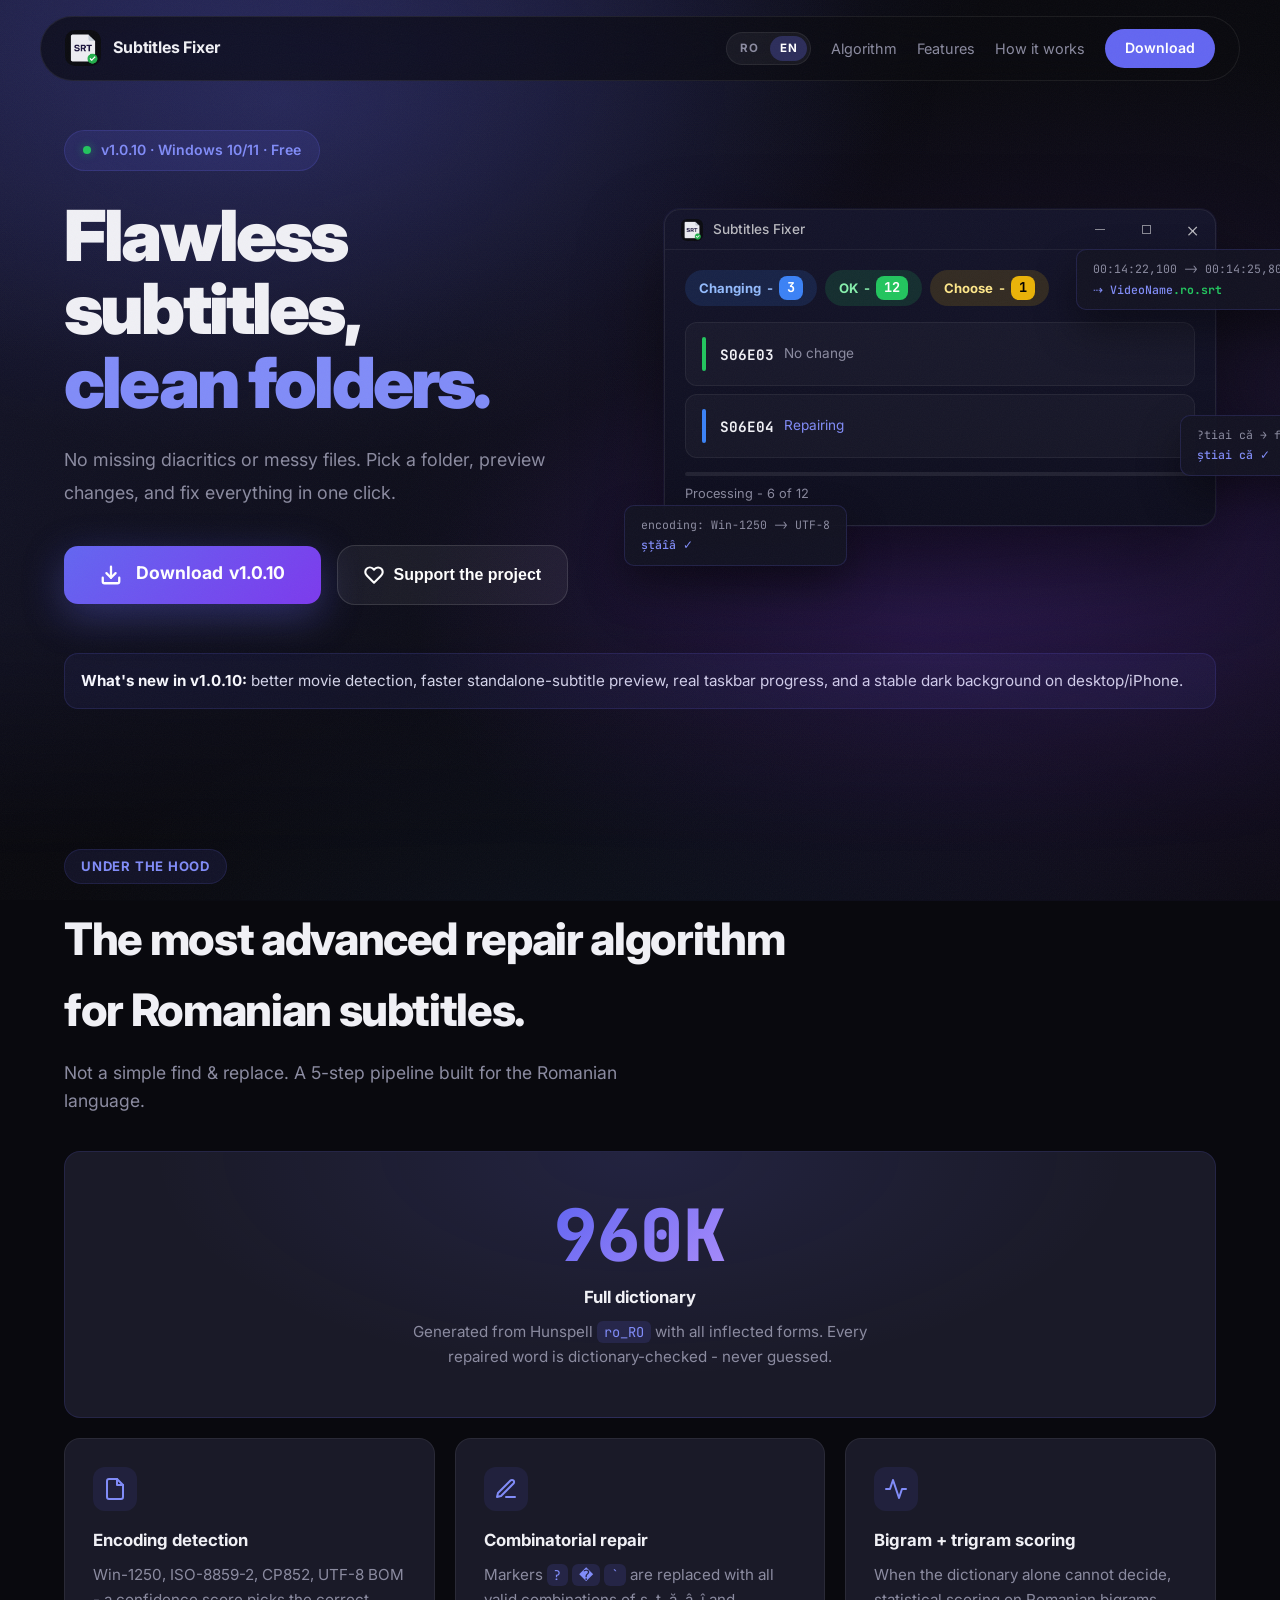
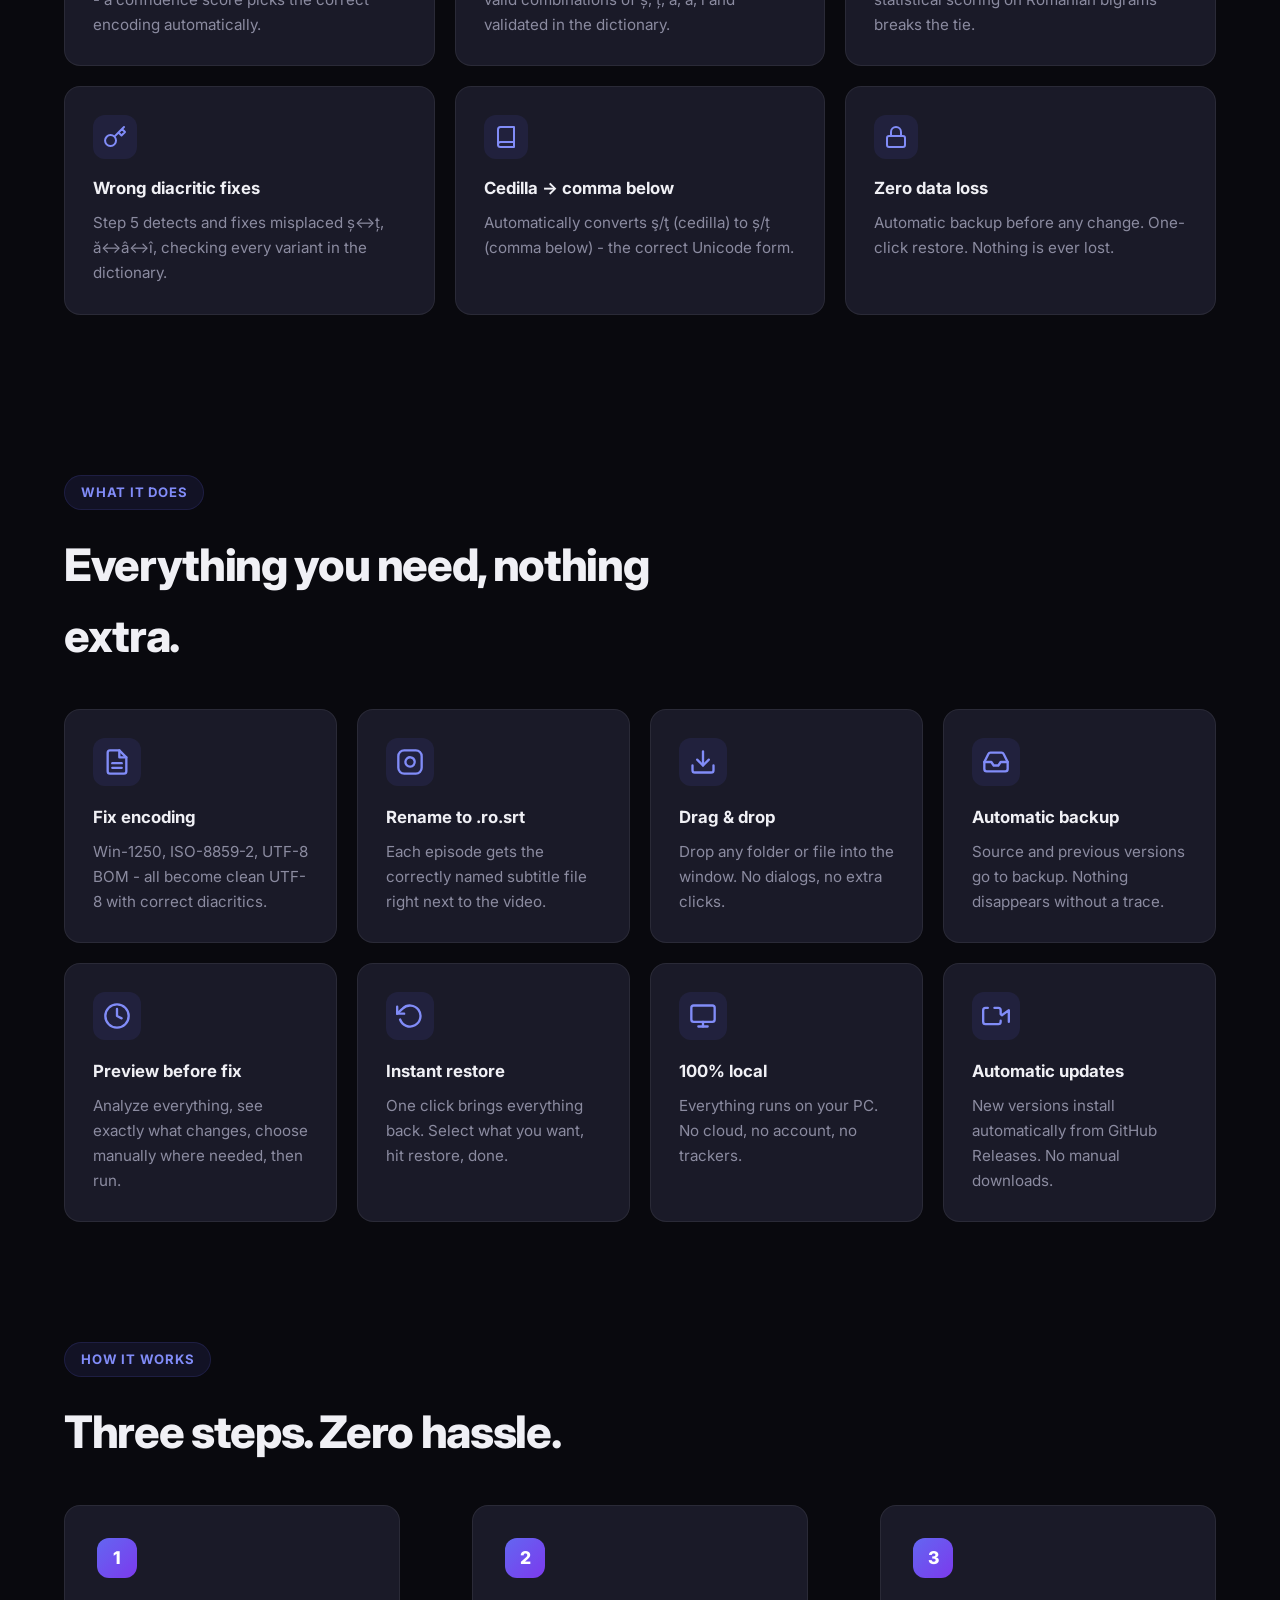
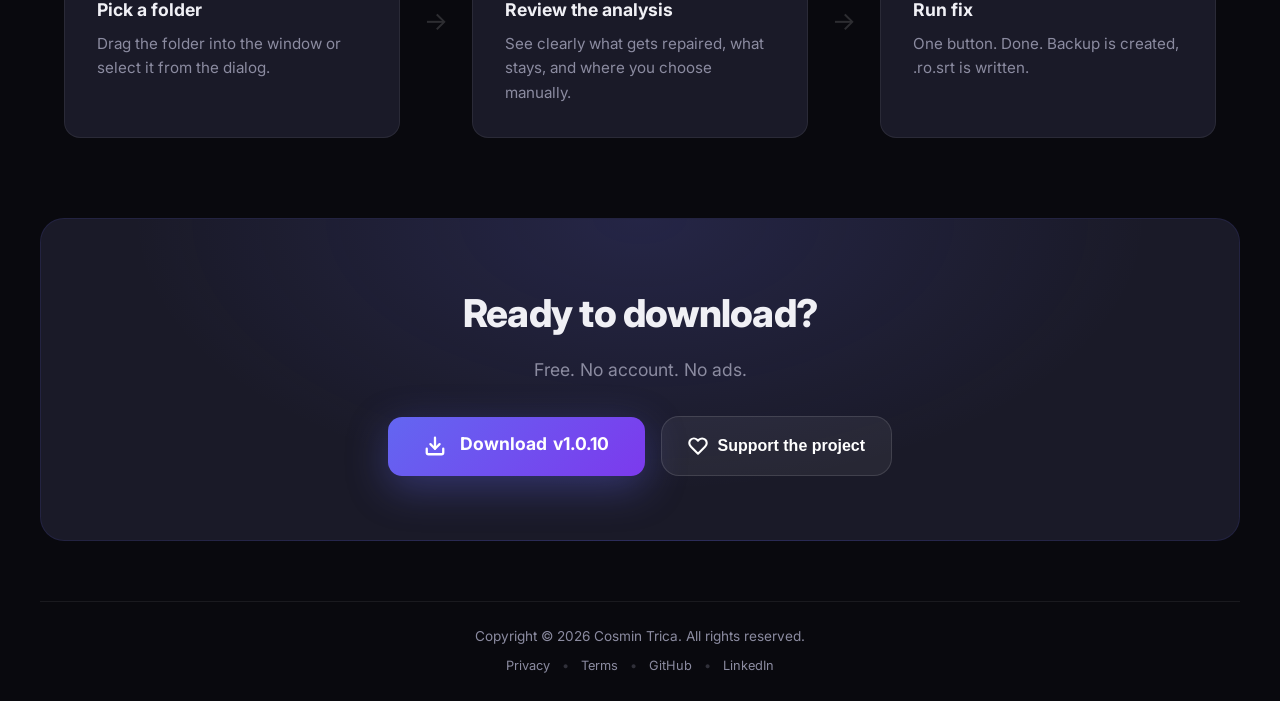
<file: index.html>
﻿<!DOCTYPE html>
<html lang="ro">
<head>
  <meta charset="UTF-8">
  <meta name="viewport" content="width=device-width, initial-scale=1.0">
  <title>Subtitles Fixer - Repară și organizează subtitrările tale</title>
  <meta name="description" content="Subtitles Fixer repară și organizează rapid subtitrările .srt pentru seriale și filme. Backup automat, corecție encoding (diacritice) și restore instant. Gratis pe Windows.">
  <meta name="keywords" content="subtitrări, srt, fix, repair, diacritice, România, seriale, filme, rename, windows, open source">
  <meta name="color-scheme" content="dark">
  <meta property="og:title" content="Subtitles Fixer - Repară și Organizează Subtitrări">
  <meta property="og:description" content="Utilitar Windows gratuit pentru repararea encoding-ului și organizarea automată a subtitrărilor .ro.srt.">
  <meta property="og:image" content="./og-image.png">
  <meta property="og:type" content="website">
  <meta name="theme-color" content="#0a0a0f">
  <link rel="preconnect" href="https://fonts.googleapis.com">
  <link rel="preconnect" href="https://fonts.gstatic.com" crossorigin>
  <link href="https://fonts.googleapis.com/css2?family=Inter:wght@400;500;600;700;800;900&family=JetBrains+Mono:wght@500;700&display=swap" rel="stylesheet">
  <link rel="icon" type="image/png" href="./favicon.png">
  <link rel="stylesheet" href="./styles.css">
  <script>
    (function () {
      var key = "sf-lang", saved = localStorage.getItem(key), lang = saved;
      if (lang !== "ro" && lang !== "en") {
        var langs = navigator.languages && navigator.languages.length ? navigator.languages : [navigator.language || ""];
        if (langs.some(function (l) { return /^ro(-|$)/i.test(l); })) lang = "ro";
        else {
          try { if (Intl.DateTimeFormat().resolvedOptions().timeZone === "Europe/Bucharest") lang = "ro"; } catch (e) {}
        }
        if (!lang) lang = "en";
      }
      document.documentElement.lang = lang;
      document.documentElement.dataset.lang = lang;
    })();
  </script>
</head>
<body>

  <div class="grain" aria-hidden="true"></div>

  <nav class="nav">
    <a href="#top" class="nav-brand">
      <img class="nav-icon" src="./favicon.png" alt="Subtitles Fixer" width="36" height="36">
      <span class="nav-title">Subtitles Fixer</span>
    </a>
    <div class="nav-links">
      <div class="lang-switch" role="group" aria-label="Limba site-ului">
        <button type="button" class="lang-btn" data-lang="ro" aria-pressed="true">RO</button>
        <button type="button" class="lang-btn" data-lang="en" aria-pressed="false">EN</button>
      </div>
      <a href="#algorithm" data-i18n="nav.algorithm">Algoritm</a>
      <a href="#features" data-i18n="nav.features">Features</a>
      <a href="#how" data-i18n="nav.how">Cum funcționează</a>
      <a id="nav-download" href="#" class="nav-cta" data-i18n="nav.download">Download</a>
    </div>
  </nav>

  <section class="hero" id="top">
    <div class="hero-bg" aria-hidden="true">
      <div class="hero-glow hero-glow-1"></div>
      <div class="hero-glow hero-glow-2"></div>
    </div>

    <div class="hero-content">
      <p class="hero-badge">
        <span class="badge-dot"></span>
        <span data-i18n="hero.badge">v1.0.10 &middot; Windows 10/11 &middot; Gratis</span>
      </p>

      <h1 data-i18n-html="hero.titleHtml">
        Subtitrări impecabile,<br>
        <span class="accent">foldere curate.</span>
      </h1>

      <p class="hero-sub" data-i18n="hero.sub">
        Fără diacritice lipsă sau fișiere dezorganizate. Selectează folderul, previzualizează modificările și repară totul dintr-un singur click.
      </p>

      <div class="hero-actions">
        <a id="download-button" href="#" class="btn btn-primary btn-xl btn-download">
          <svg width="22" height="22" viewBox="0 0 24 24" fill="none" stroke="currentColor" stroke-width="2.5" stroke-linecap="round" stroke-linejoin="round"><path d="M21 15v4a2 2 0 01-2 2H5a2 2 0 01-2-2v-4"/><polyline points="7 10 12 15 17 10"/><line x1="12" y1="15" x2="12" y2="3"/></svg>
          <span class="btn-download-copy">
            <span class="btn-download-label"><span data-i18n="hero.download">Download</span> <strong id="hero-version-text">v1.0.10</strong></span>
            <span id="download-count-top" class="download-count" hidden aria-live="polite"></span>
          </span>
        </a>
        
          <div class="donate-container">
            <button id="donate-button" class="btn btn-ghost btn-support" type="button" aria-haspopup="true" aria-expanded="false">
              <svg width="20" height="20" viewBox="0 0 24 24" fill="none" stroke="currentColor" stroke-width="2.5" stroke-linecap="round" stroke-linejoin="round"><path d="M20.84 4.61a5.5 5.5 0 00-7.78 0L12 5.67l-1.06-1.06a5.5 5.5 0 00-7.78 7.78l1.06 1.06L12 21.23l7.78-7.78 1.06-1.06a5.5 5.5 0 000-7.78z"/></svg>
              <span data-i18n="hero.support">Susține proiectul</span>
            </button>
          
          <div class="donate-menu" id="donate-menu">
            <a href="https://revolut.me/mtvtrk" target="_blank" rel="noopener noreferrer" class="donate-item">
              <div class="icon">
                <svg viewBox="0 0 24 24" fill="#fff" xmlns="http://www.w3.org/2000/svg" width="18" height="18"><path d="M20.9133 6.9566C20.9133 3.1208 17.7898 0 13.9503 0H2.424v3.8605h10.9782c1.7376 0 3.177 1.3651 3.2087 3.043.016.84-.2994 1.633-.8878 2.2324-.5886.5998-1.375.9303-2.2144.9303H9.2322a.2756.2756 0 0 0-.2755.2752v3.431c0 .0585.018.1142.052.1612L16.2646 24h5.3114l-7.2727-10.094c3.6625-.1838 6.61-3.2612 6.61-6.9494zM6.8943 5.9229H2.424V24h4.4704z"/></svg>
              </div>
              <div>
                <span class="donate-item-title">Revolut</span>
                <span class="donate-item-desc" data-i18n="hero.revolutDesc">Susținere rapidă cu Revolut Pay</span>
              </div>
            </a>
            <a href="https://donate.stripe.com/eVq8wI9m9aOTcP88fv3VC01" target="_blank" rel="noopener noreferrer" class="donate-item">
              <div class="icon">
                <svg viewBox="0 0 24 24" fill="#fff" xmlns="http://www.w3.org/2000/svg" width="22" height="22"><path d="M13.976 9.15c-2.172-.806-3.356-1.426-3.356-2.409 0-.831.683-1.305 1.901-1.305 2.227 0 4.515.858 6.09 1.631l.89-5.494C18.252.975 15.697 0 12.165 0 9.667 0 7.589.654 6.104 1.872 4.56 3.147 3.757 4.992 3.757 7.218c0 4.039 2.467 5.76 6.476 7.219 2.585.92 3.445 1.574 3.445 2.583 0 .98-.84 1.545-2.354 1.545-1.875 0-4.965-.921-6.99-2.109l-.9 5.555C5.175 22.99 8.385 24 11.714 24c2.641 0 4.843-.624 6.328-1.813 1.664-1.305 2.525-3.236 2.525-5.732 0-4.128-2.524-5.851-6.594-7.305h.003z"/></svg>
              </div>
              <div>
                <span class="donate-item-title">Stripe</span>
                <span class="donate-item-desc" data-i18n="hero.stripeDesc">Card bancar sau Google/Apple Pay</span>
              </div>
            </a>
          </div>
        </div>
      </div>

    </div>

    <div class="hero-mockup" aria-hidden="true">
      <div class="mockup-window">
        <div class="mockup-titlebar">
          <div class="mockup-titlebar-left">
            <img class="mockup-icon" src="./favicon.png" alt="" width="22" height="22">
            <span>Subtitles Fixer</span>
          </div>
          <div class="mockup-controls">
            <span class="ctrl ctrl-min"></span>
            <span class="ctrl ctrl-max"></span>
            <span class="ctrl ctrl-close"></span>
          </div>
        </div>

        <div class="mockup-body">
          <div class="mockup-chips">
            <span class="m-chip m-blue"><span data-i18n="mockup.chipChanging">Se schimbă</span> - <b>3</b></span>
            <span class="m-chip m-green"><span data-i18n="mockup.chipOk">OK</span> - <b>12</b></span>
            <span class="m-chip m-amber"><span data-i18n="mockup.chipChoose">Alege</span> - <b>1</b></span>
          </div>

          <div class="mockup-card">
            <div class="mc-bar mc-green"></div>
            <div class="mc-text">
              <span class="mc-ep">S06E03</span>
              <span class="mc-status" data-i18n="mockup.unchanged">Nu se schimbă</span>
            </div>
          </div>

          <div class="mockup-card">
            <div class="mc-bar mc-blue"></div>
            <div class="mc-text">
              <span class="mc-ep">S06E04</span>
              <span class="mc-status status-fix" data-i18n="mockup.fixing">Se reface</span>
            </div>
          </div>

          <div class="mockup-progress">
            <div class="mp-track"><div class="mp-fill"></div></div>
            <span class="mp-label" data-i18n="mockup.progress" data-i18n-vars='{"current":"6","total":"12"}'>Procesez - 6 din 12</span>
          </div>
        </div>
      </div>

      <div class="float-sub float-sub-1">
        <span class="sub-time">00:14:22,100 -> 00:14:25,800</span>
        <span class="sub-text">&#x21E2; VideoName<strong>.ro.srt</strong></span>
      </div>
      <div class="float-sub float-sub-2">
        <span class="sub-time">encoding: Win-1250 -> UTF-8</span>
        <span class="sub-text">&#x0219;&#x021B;&#x0103;&#x00EE;&#x00E2; &#x2713;</span>
      </div>
      <div class="float-sub float-sub-3">
        <span class="sub-time" data-i18n-html="mockup.float1">?tiai c&#x0103; &#x2192; reparat</span>
        <span class="sub-text" data-i18n-html="mockup.float2">&#x0219;tiai c&#x0103; &#x2713;</span>
      </div>
    </div>

    <p class="hero-note" data-i18n-html="hero.noteHtml">
      <strong>Noutăți în v1.0.10:</strong> filme detectate mai corect, preview rapid pentru subtitrări standalone,
      progres real în taskbar și fundal dark stabil pe desktop/iPhone.
    </p>
  </section>

  <section class="algorithm" id="algorithm">
    <div class="section-label" data-i18n="algorithm.label">Sub capotă</div>
    <h2 data-i18n-html="algorithm.titleHtml">Cel mai avansat algoritm de reparare<br>pentru subtitrări românești.</h2>
    <p class="algo-sub" data-i18n="algorithm.sub">Nu e un simplu find &amp; replace. Este un pipeline de 5 pași care înțelege limba română.</p>

    <div class="algo-grid">
      <article class="algo-card algo-card-hero">
        <div class="algo-number">960K</div>
        <h3 data-i18n="algorithm.dictTitle">Dicționar complet</h3>
        <p data-i18n-html="algorithm.dictBody">Generat din Hunspell <code>ro_RO</code> cu toate formele flexionare. Fiecare cuvânt reparat este verificat în dicționar - nu se ghicește.</p>
      </article>

      <article class="algo-card">
        <div class="algo-icon">
          <svg width="24" height="24" viewBox="0 0 24 24" fill="none" stroke="currentColor" stroke-width="2" stroke-linecap="round" stroke-linejoin="round"><path d="M14 2H6a2 2 0 00-2 2v16a2 2 0 002 2h12a2 2 0 002-2V8z"/><polyline points="14 2 14 8 20 8"/></svg>
        </div>
        <h3 data-i18n="algorithm.encTitle">Detecție encoding</h3>
        <p data-i18n="algorithm.encBody">Win-1250, ISO-8859-2, CP852, UTF-8 BOM - scorul de încredere alege automat encoding-ul corect.</p>
      </article>

      <article class="algo-card">
        <div class="algo-icon">
          <svg width="24" height="24" viewBox="0 0 24 24" fill="none" stroke="currentColor" stroke-width="2" stroke-linecap="round" stroke-linejoin="round"><path d="M12 20h9"/><path d="M16.5 3.5a2.121 2.121 0 013 3L7 19l-4 1 1-4L16.5 3.5z"/></svg>
        </div>
        <h3 data-i18n="algorithm.combTitle">Reparare combinatorică</h3>
        <p data-i18n-html="algorithm.combBody">Markerii <code>?</code> <code>&#xFFFD;</code> <code>`</code> sunt înlocuiți cu toate combinațiile posibile de ș, ț, ă, â, î și validați în dicționar.</p>
      </article>

      <article class="algo-card">
        <div class="algo-icon">
          <svg width="24" height="24" viewBox="0 0 24 24" fill="none" stroke="currentColor" stroke-width="2" stroke-linecap="round" stroke-linejoin="round"><polyline points="22 12 18 12 15 21 9 3 6 12 2 12"/></svg>
        </div>
        <h3 data-i18n="algorithm.scoreTitle">Scoring bigram + trigram</h3>
        <p data-i18n="algorithm.scoreBody">Când dicționarul nu decide singur, scorul statistic pe bigramele limbii române departajează candidații.</p>
      </article>

      <article class="algo-card">
        <div class="algo-icon">
          <svg width="24" height="24" viewBox="0 0 24 24" fill="none" stroke="currentColor" stroke-width="2" stroke-linecap="round" stroke-linejoin="round"><path d="M21 2l-2 2m-7.61 7.61a5.5 5.5 0 11-7.778 7.778 5.5 5.5 0 017.777-7.777zm0 0L15.5 7.5m0 0l3 3L22 7l-3-3m-3.5 3.5L19 4"/></svg>
        </div>
        <h3 data-i18n="algorithm.diacTitle">Corectare diacritice greșite</h3>
        <p data-i18n="algorithm.diacBody">Pas 5 detectează și repară ș↔ț, ă↔â↔î greșit plasate, verificând fiecare variantă în dicționar.</p>
      </article>

      <article class="algo-card">
        <div class="algo-icon">
          <svg width="24" height="24" viewBox="0 0 24 24" fill="none" stroke="currentColor" stroke-width="2" stroke-linecap="round" stroke-linejoin="round"><path d="M4 19.5A2.5 2.5 0 016.5 17H20"/><path d="M6.5 2H20v20H6.5A2.5 2.5 0 014 19.5v-15A2.5 2.5 0 016.5 2z"/></svg>
        </div>
        <h3 data-i18n="algorithm.cedillaTitle">Cedillă → virgulă</h3>
        <p data-i18n="algorithm.cedillaBody">Convertește automat ş/ţ (cedillă) în ș/ț (virgulă) - forma corectă conform standardului Unicode.</p>
      </article>

      <article class="algo-card">
        <div class="algo-icon">
          <svg width="24" height="24" viewBox="0 0 24 24" fill="none" stroke="currentColor" stroke-width="2" stroke-linecap="round" stroke-linejoin="round"><rect x="3" y="11" width="18" height="11" rx="2" ry="2"/><path d="M7 11V7a5 5 0 0110 0v4"/></svg>
        </div>
        <h3 data-i18n="algorithm.backupTitle">Zero pierderi de date</h3>
        <p data-i18n="algorithm.backupBody">Backup automat înainte de orice modificare. Restore cu un click. Nimic nu dispare vreodată.</p>
      </article>
    </div>
  </section>

  <section class="features" id="features">
    <div class="section-label" data-i18n="features.label">Ce face</div>
    <h2 data-i18n="features.title">Tot ce ai nevoie, nimic în plus.</h2>

    <div class="feature-grid">
      <article class="feat">
        <div class="feat-icon">
          <svg width="28" height="28" viewBox="0 0 24 24" fill="none" stroke="currentColor" stroke-width="2" stroke-linecap="round" stroke-linejoin="round"><path d="M14 2H6a2 2 0 00-2 2v16a2 2 0 002 2h12a2 2 0 002-2V8z"/><polyline points="14 2 14 8 20 8"/><line x1="16" y1="13" x2="8" y2="13"/><line x1="16" y1="17" x2="8" y2="17"/></svg>
        </div>
        <h3 data-i18n="features.encTitle">Repară encoding</h3>
        <p data-i18n="features.encBody">Win-1250, ISO-8859-2, UTF-8 BOM - toate devin UTF-8 curat, cu diacritice corecte.</p>
      </article>

      <article class="feat">
        <div class="feat-icon">
          <svg width="28" height="28" viewBox="0 0 24 24" fill="none" stroke="currentColor" stroke-width="2" stroke-linecap="round" stroke-linejoin="round"><rect x="2" y="2" width="20" height="20" rx="5"/><path d="M16 11.37A4 4 0 1112.63 8 4 4 0 0116 11.37z"/></svg>
        </div>
        <h3 data-i18n="features.renameTitle">Redenumește .ro.srt</h3>
        <p data-i18n="features.renameBody">Fiecare episod primește subtitrarea cu numele corect, direct lângă video.</p>
      </article>

      <article class="feat">
        <div class="feat-icon">
          <svg width="28" height="28" viewBox="0 0 24 24" fill="none" stroke="currentColor" stroke-width="2" stroke-linecap="round" stroke-linejoin="round"><path d="M21 15v4a2 2 0 01-2 2H5a2 2 0 01-2-2v-4"/><polyline points="7 10 12 15 17 10"/><line x1="12" y1="15" x2="12" y2="3"/></svg>
        </div>
        <h3 data-i18n="features.dndTitle">Drag &amp; drop</h3>
        <p data-i18n="features.dndBody">Trage orice folder sau fișier direct în fereastră. Fără dialog, fără click-uri inutile.</p>
      </article>

      <article class="feat">
        <div class="feat-icon">
          <svg width="28" height="28" viewBox="0 0 24 24" fill="none" stroke="currentColor" stroke-width="2" stroke-linecap="round" stroke-linejoin="round"><polyline points="22 12 16 12 14 15 10 15 8 12 2 12"/><path d="M5.45 5.11L2 12v6a2 2 0 002 2h16a2 2 0 002-2v-6l-3.45-6.89A2 2 0 0016.76 4H7.24a2 2 0 00-1.79 1.11z"/></svg>
        </div>
        <h3 data-i18n="features.backupTitle">Backup automat</h3>
        <p data-i18n="features.backupBody">Sursa și varianta veche merg în backup. Nimic nu dispare fără urmă.</p>
      </article>

      <article class="feat">
        <div class="feat-icon">
          <svg width="28" height="28" viewBox="0 0 24 24" fill="none" stroke="currentColor" stroke-width="2" stroke-linecap="round" stroke-linejoin="round"><circle cx="12" cy="12" r="10"/><polyline points="12 6 12 12 16 14"/></svg>
        </div>
        <h3 data-i18n="features.previewTitle">Preview înainte de fix</h3>
        <p data-i18n="features.previewBody">Analizezi tot, vezi exact ce se schimbă, alegi manual unde trebuie, apoi rulezi.</p>
      </article>

      <article class="feat">
        <div class="feat-icon">
          <svg width="28" height="28" viewBox="0 0 24 24" fill="none" stroke="currentColor" stroke-width="2" stroke-linecap="round" stroke-linejoin="round"><polyline points="1 4 1 10 7 10"/><path d="M3.51 15a9 9 0 102.13-9.36L1 10"/></svg>
        </div>
        <h3 data-i18n="features.restoreTitle">Restore instant</h3>
        <p data-i18n="features.restoreBody">Un click readuce totul cum era. Selectezi ce vrei, apeși restore, gata.</p>
      </article>

      <article class="feat">
        <div class="feat-icon">
          <svg width="28" height="28" viewBox="0 0 24 24" fill="none" stroke="currentColor" stroke-width="2" stroke-linecap="round" stroke-linejoin="round"><rect x="2" y="3" width="20" height="14" rx="2" ry="2"/><line x1="8" y1="21" x2="16" y2="21"/><line x1="12" y1="17" x2="12" y2="21"/></svg>
        </div>
        <h3 data-i18n="features.localTitle">100% local</h3>
        <p data-i18n="features.localBody">Totul rulează pe PC-ul tău. Fără cloud, fără cont, fără trackere.</p>
      </article>

      <article class="feat">
        <div class="feat-icon">
          <svg width="28" height="28" viewBox="0 0 24 24" fill="none" stroke="currentColor" stroke-width="2" stroke-linecap="round" stroke-linejoin="round"><path d="M16 16v1a2 2 0 01-2 2H3a2 2 0 01-2-2V7a2 2 0 012-2h2m5.66 0H14a2 2 0 012 2v3.34l1 1L23 7v10"/></svg>
        </div>
        <h3 data-i18n="features.updateTitle">Update automat</h3>
        <p data-i18n="features.updateBody">Noi versiuni sunt instalate automat din GitHub Releases. Fără download manual.</p>
      </article>
    </div>
  </section>

  <section class="how" id="how">
    <div class="section-label" data-i18n="how.label">Cum funcționează</div>
    <h2 data-i18n="how.title">Trei pași. Zero complicații.</h2>

    <div class="steps">
      <article class="step">
        <span class="step-n">1</span>
        <h3 data-i18n="how.step1Title">Alegi folderul</h3>
        <p data-i18n="how.step1Body">Trage folderul în fereastră sau selectează-l din dialog.</p>
      </article>
      <span class="step-arrow" aria-hidden="true">&rarr;</span>
      <article class="step">
        <span class="step-n">2</span>
        <h3 data-i18n="how.step2Title">Verifici analiza</h3>
        <p data-i18n="how.step2Body">Vezi clar ce se repară, ce rămâne și unde alegi manual.</p>
      </article>
      <span class="step-arrow" aria-hidden="true">&rarr;</span>
      <article class="step">
        <span class="step-n">3</span>
        <h3 data-i18n="how.step3Title">Rulezi fix</h3>
        <p data-i18n="how.step3Body">Un buton. Gata. Backup e făcut, .ro.srt e scris.</p>
      </article>
    </div>
  </section>

  <section class="cta-bottom">
    <div class="cta-inner">
      <h2 data-i18n="cta.title">Gata de download?</h2>
      <p data-i18n="cta.sub">Gratis. Fără cont. Fără reclame.</p>
      <div class="cta-actions">
        <a id="download-button-bottom" href="#" class="btn btn-primary btn-xl btn-download">
          <svg width="22" height="22" viewBox="0 0 24 24" fill="none" stroke="currentColor" stroke-width="2.5" stroke-linecap="round" stroke-linejoin="round"><path d="M21 15v4a2 2 0 01-2 2H5a2 2 0 01-2-2v-4"/><polyline points="7 10 12 15 17 10"/><line x1="12" y1="15" x2="12" y2="3"/></svg>
          <span class="btn-download-copy">
            <span class="btn-download-label"><span data-i18n="hero.download">Download</span> <strong id="download-version-bottom">v1.0.10</strong></span>
            <span id="download-count-bottom" class="download-count" hidden aria-live="polite"></span>
          </span>
        </a>
          <div class="donate-container">
            <button id="donate-button-bottom" class="btn btn-ghost btn-support" type="button" aria-haspopup="true" aria-expanded="false">
              <svg width="20" height="20" viewBox="0 0 24 24" fill="none" stroke="currentColor" stroke-width="2.5" stroke-linecap="round" stroke-linejoin="round"><path d="M20.84 4.61a5.5 5.5 0 00-7.78 0L12 5.67l-1.06-1.06a5.5 5.5 0 00-7.78 7.78l1.06 1.06L12 21.23l7.78-7.78 1.06-1.06a5.5 5.5 0 000-7.78z"/></svg>
              <span data-i18n="hero.support">Susține proiectul</span>
            </button>
          
          <div class="donate-menu">
            <a href="https://revolut.me/mtvtrk" target="_blank" rel="noopener noreferrer" class="donate-item">
               <div class="icon">
                <svg viewBox="0 0 24 24" fill="#fff" xmlns="http://www.w3.org/2000/svg" width="18" height="18"><path d="M20.9133 6.9566C20.9133 3.1208 17.7898 0 13.9503 0H2.424v3.8605h10.9782c1.7376 0 3.177 1.3651 3.2087 3.043.016.84-.2994 1.633-.8878 2.2324-.5886.5998-1.375.9303-2.2144.9303H9.2322a.2756.2756 0 0 0-.2755.2752v3.431c0 .0585.018.1142.052.1612L16.2646 24h5.3114l-7.2727-10.094c3.6625-.1838 6.61-3.2612 6.61-6.9494zM6.8943 5.9229H2.424V24h4.4704z"/></svg>
              </div>
              <div>
                <span class="donate-item-title">Revolut</span>
                <span class="donate-item-desc" data-i18n="hero.revolutDesc">Susținere rapidă cu Revolut Pay</span>
              </div>
            </a>
            <a href="https://donate.stripe.com/eVq8wI9m9aOTcP88fv3VC01" target="_blank" rel="noopener noreferrer" class="donate-item">
              <div class="icon">
                <svg viewBox="0 0 24 24" fill="#fff" xmlns="http://www.w3.org/2000/svg" width="22" height="22"><path d="M13.976 9.15c-2.172-.806-3.356-1.426-3.356-2.409 0-.831.683-1.305 1.901-1.305 2.227 0 4.515.858 6.09 1.631l.89-5.494C18.252.975 15.697 0 12.165 0 9.667 0 7.589.654 6.104 1.872 4.56 3.147 3.757 4.992 3.757 7.218c0 4.039 2.467 5.76 6.476 7.219 2.585.92 3.445 1.574 3.445 2.583 0 .98-.84 1.545-2.354 1.545-1.875 0-4.965-.921-6.99-2.109l-.9 5.555C5.175 22.99 8.385 24 11.714 24c2.641 0 4.843-.624 6.328-1.813 1.664-1.305 2.525-3.236 2.525-5.732 0-4.128-2.524-5.851-6.594-7.305h.003z"/></svg>
              </div>
              <div>
                <span class="donate-item-title">Stripe</span>
                <span class="donate-item-desc" data-i18n="hero.stripeDesc">Card bancar sau Google/Apple Pay</span>
              </div>
            </a>
          </div>
        </div>
      </div>
    </div>
  </section>

  <footer class="footer">
    <p id="footer-copy">Copyright &copy; 2026 Cosmin Trica. All rights reserved.</p>
    <div class="footer-legal">
      <a href="privacy.html" data-i18n="footer.privacy">Confidențialitate</a>
      <span class="sep">&bull;</span>
      <a href="terms.html" data-i18n="footer.terms">Termeni</a>
      <span class="sep">&bull;</span>
      <a href="https://github.com/cosmintrica/SubtitlesFixer" target="_blank">GitHub</a>
      <span class="sep">&bull;</span>
      <a href="https://www.linkedin.com/in/cosmintrica/" target="_blank">LinkedIn</a>
    </div>
  </footer>

  <script src="./i18n.js"></script>
  <script src="./site.js"></script>
</body>
</html>
</file>
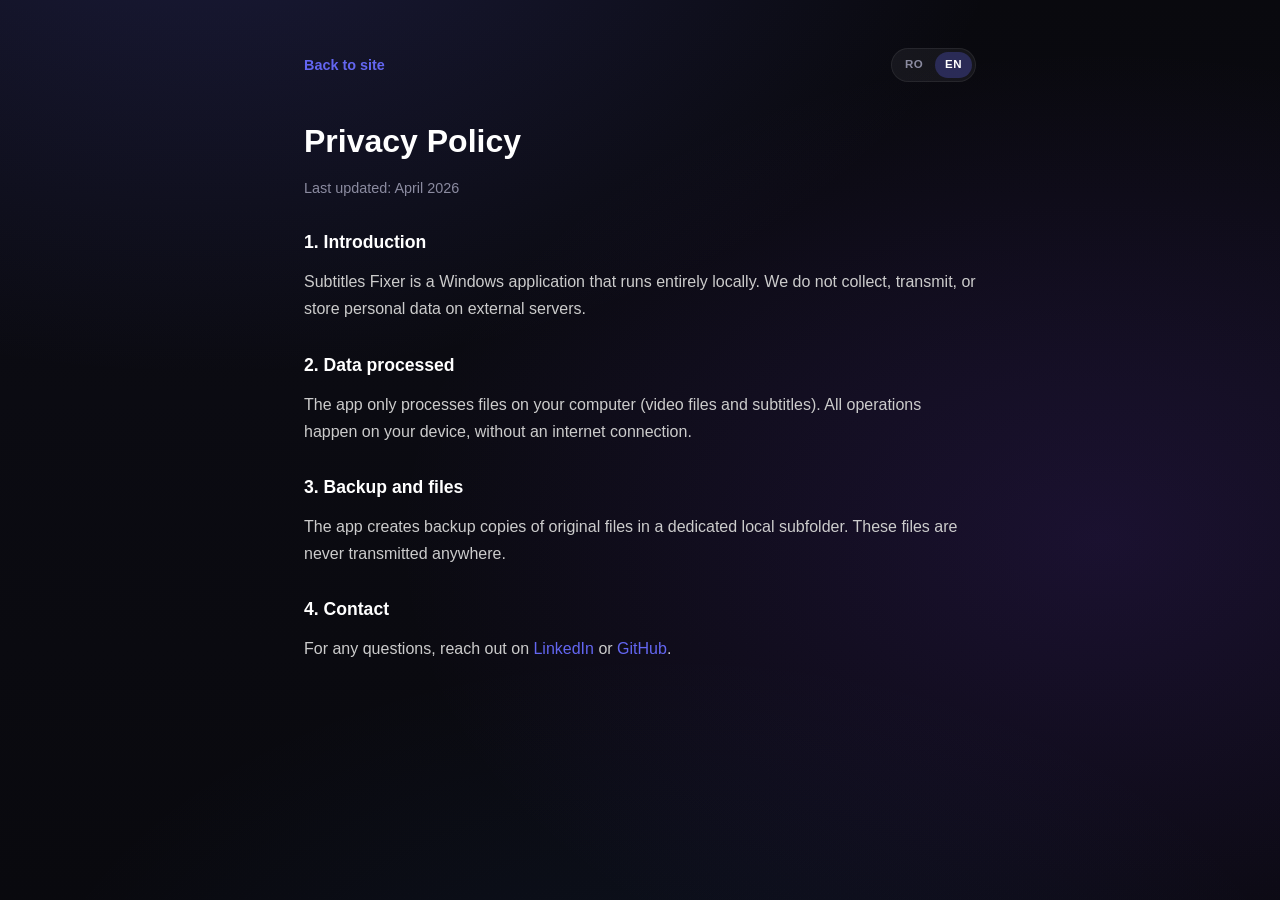
<file: privacy.html>
<!DOCTYPE html>
<html lang="ro">
<head>
  <meta charset="UTF-8">
  <meta name="viewport" content="width=device-width, initial-scale=1.0">
  <title>Confidențialitate - Subtitles Fixer</title>
  <link rel="icon" type="image/png" href="./favicon.png">
  <link rel="stylesheet" href="./styles.css">
  <script>
    (function () {
      var key = "sf-lang", saved = localStorage.getItem(key), lang = saved;
      if (lang !== "ro" && lang !== "en") {
        var langs = navigator.languages && navigator.languages.length ? navigator.languages : [navigator.language || ""];
        if (langs.some(function (l) { return /^ro(-|$)/i.test(l); })) lang = "ro";
        else {
          try { if (Intl.DateTimeFormat().resolvedOptions().timeZone === "Europe/Bucharest") lang = "ro"; } catch (e) {}
        }
        if (!lang) lang = "en";
      }
      document.documentElement.lang = lang;
      document.documentElement.dataset.lang = lang;
    })();
  </script>
</head>
<body class="legal-page" data-legal-page="privacy">
  <header class="legal-top">
    <a href="index.html" class="legal-back" data-i18n="legal.back">&larr; Înapoi la site</a>
    <div class="lang-switch" role="group" aria-label="Limba site-ului">
      <button type="button" class="lang-btn" data-lang="ro" aria-pressed="true">RO</button>
      <button type="button" class="lang-btn" data-lang="en" aria-pressed="false">EN</button>
    </div>
  </header>

  <main class="legal-main">
    <h1 data-i18n="legal.privacy.title">Politica de confidențialitate</h1>
    <p class="legal-updated" data-i18n="legal.updated">Ultima actualizare: Aprilie 2026</p>

    <h2 data-i18n="legal.privacy.s1Title">1. Introducere</h2>
    <p data-i18n="legal.privacy.s1Body">Subtitles Fixer este o aplicație Windows care funcționează exclusiv local. Nu colectăm, nu transmitem și nu stocăm date personale pe servere externe.</p>

    <h2 data-i18n="legal.privacy.s2Title">2. Date procesate</h2>
    <p data-i18n="legal.privacy.s2Body">Aplicația procesează exclusiv fișierele de pe calculatorul tău (fișiere video și subtitrări). Toate operațiunile se desfășoară pe dispozitivul tău, fără conexiune la internet.</p>

    <h2 data-i18n="legal.privacy.s3Title">3. Backup și fișiere</h2>
    <p data-i18n="legal.privacy.s3Body">Aplicația creează copii de backup ale fișierelor originale într-un subfolder local dedicat. Aceste fișiere nu sunt transmise nicăieri.</p>

    <h2 data-i18n="legal.privacy.s4Title">4. Contact</h2>
    <p data-i18n-html="legal.privacy.s4Body">Pentru orice întrebare, poți lua legătura pe <a href="https://www.linkedin.com/in/cosmintrica/">LinkedIn</a> sau pe <a href="https://github.com/cosmintrica/SubtitlesFixer">GitHub</a>.</p>
  </main>

  <script src="./i18n.js"></script>
  <script src="./legal.js"></script>
</body>
</html>
</file>
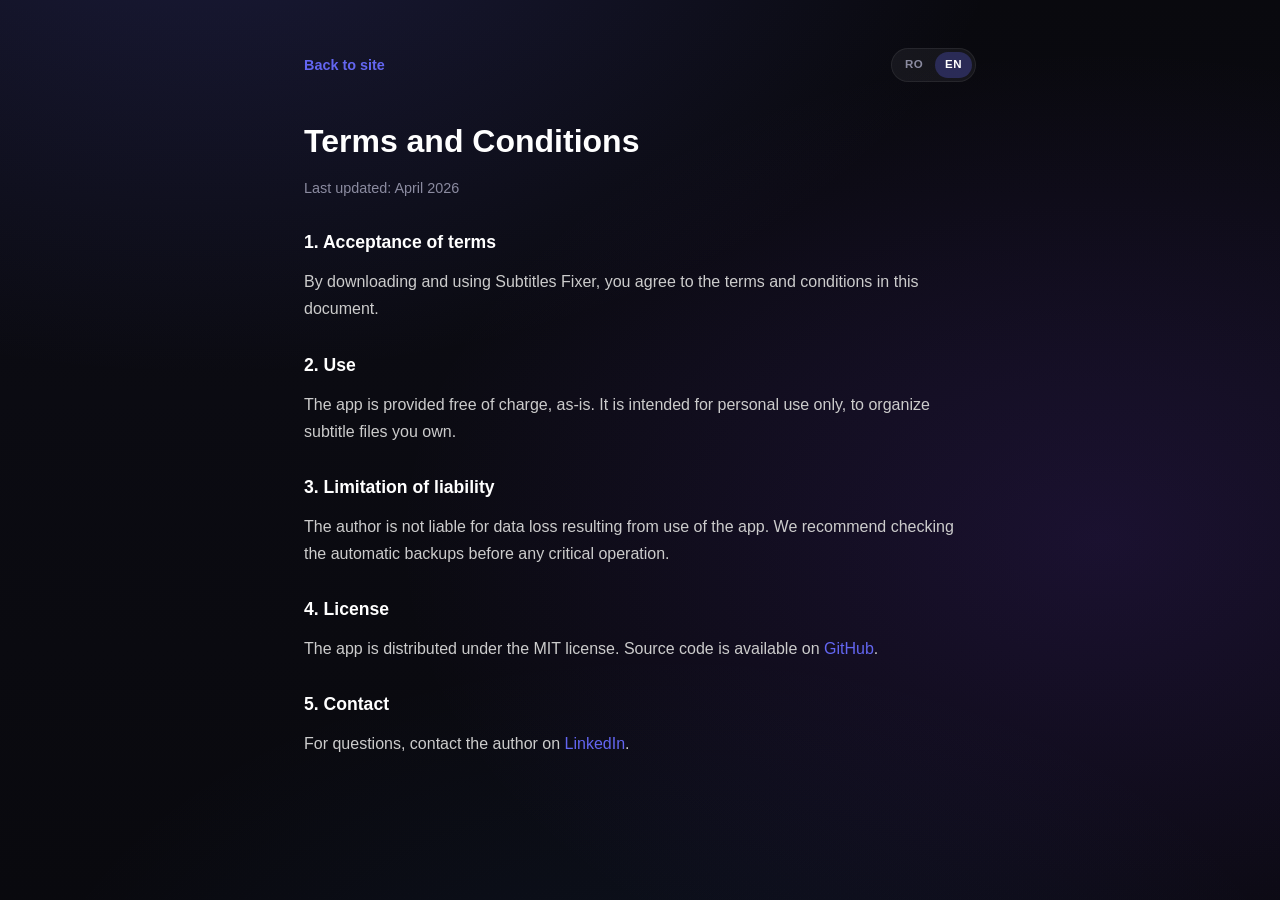
<file: terms.html>
<!DOCTYPE html>
<html lang="ro">
<head>
  <meta charset="UTF-8">
  <meta name="viewport" content="width=device-width, initial-scale=1.0">
  <title>Termeni și condiții - Subtitles Fixer</title>
  <link rel="icon" type="image/png" href="./favicon.png">
  <link rel="stylesheet" href="./styles.css">
  <script>
    (function () {
      var key = "sf-lang", saved = localStorage.getItem(key), lang = saved;
      if (lang !== "ro" && lang !== "en") {
        var langs = navigator.languages && navigator.languages.length ? navigator.languages : [navigator.language || ""];
        if (langs.some(function (l) { return /^ro(-|$)/i.test(l); })) lang = "ro";
        else {
          try { if (Intl.DateTimeFormat().resolvedOptions().timeZone === "Europe/Bucharest") lang = "ro"; } catch (e) {}
        }
        if (!lang) lang = "en";
      }
      document.documentElement.lang = lang;
      document.documentElement.dataset.lang = lang;
    })();
  </script>
</head>
<body class="legal-page" data-legal-page="terms">
  <header class="legal-top">
    <a href="index.html" class="legal-back" data-i18n="legal.back">&larr; Înapoi la site</a>
    <div class="lang-switch" role="group" aria-label="Limba site-ului">
      <button type="button" class="lang-btn" data-lang="ro" aria-pressed="true">RO</button>
      <button type="button" class="lang-btn" data-lang="en" aria-pressed="false">EN</button>
    </div>
  </header>

  <main class="legal-main">
    <h1 data-i18n="legal.terms.title">Termeni și condiții</h1>
    <p class="legal-updated" data-i18n="legal.updated">Ultima actualizare: Aprilie 2026</p>

    <h2 data-i18n="legal.terms.s1Title">1. Acceptarea termenilor</h2>
    <p data-i18n="legal.terms.s1Body">Prin descărcarea și utilizarea aplicației Subtitles Fixer, accepți termenii și condițiile prezentate în acest document.</p>

    <h2 data-i18n="legal.terms.s2Title">2. Utilizare</h2>
    <p data-i18n="legal.terms.s2Body">Aplicația este furnizată gratuit, în regim "as-is". Este destinată exclusiv uzului personal pentru organizarea fișierelor de subtitrare aflate în proprietatea ta.</p>

    <h2 data-i18n="legal.terms.s3Title">3. Limitarea răspunderii</h2>
    <p data-i18n="legal.terms.s3Body">Autorul nu este răspunzător pentru pierderi de date rezultate în urma utilizării aplicației. Îți recomandăm să verifici backup-urile create automat de aplicație înainte de orice operațiune critică.</p>

    <h2 data-i18n="legal.terms.s4Title">4. Licență</h2>
    <p data-i18n-html="legal.terms.s4Body">Aplicația este distribuită sub licența MIT. Codul sursă este disponibil pe <a href="https://github.com/cosmintrica/SubtitlesFixer">GitHub</a>.</p>

    <h2 data-i18n="legal.terms.s5Title">5. Contact</h2>
    <p data-i18n-html="legal.terms.s5Body">Pentru întrebări, contactează autorul pe <a href="https://www.linkedin.com/in/cosmintrica/">LinkedIn</a>.</p>
  </main>

  <script src="./i18n.js"></script>
  <script src="./legal.js"></script>
</body>
</html>
</file>
<file: styles.css>
/* ─── Reset & Base ─────────────────────────────────────── */
:root {
  --bg:      #0a0a0f;
  --surface: #13131c;
  --card:    #1a1a28;
  --border:  rgba(255,255,255,0.07);
  --ink:     #f0f0f5;
  --muted:   #8b8ba0;
  --accent:  #6366f1;
  --accent2: #818cf8;
  --green:   #22c55e;
  --amber:   #eab308;
  --blue:    #3b82f6;
  --radius:  16px;
  --maxw:    1200px;
}

*, *::before, *::after { box-sizing: border-box; margin: 0; padding: 0; }

html {
  scroll-behavior: smooth;
  background: #09090e;
  color-scheme: dark;
}

html, body {
  overflow-x: hidden;
  width: 100%;
  position: relative;
}

body {
  font-family: 'Inter', -apple-system, 'Segoe UI', sans-serif;
  background: #09090e;
  color: var(--ink);
  line-height: 1.6;
  -webkit-font-smoothing: antialiased;
  min-height: 100vh;
  min-height: 100dvh;
  isolation: isolate;
}

body::before {
  content: "";
  position: fixed;
  inset: -1px;
  z-index: -1;
  pointer-events: none;
  background:
    radial-gradient(1200px 760px at 16% -140px, rgba(99,102,241,0.2), transparent 68%),
    radial-gradient(980px 680px at 86% 540px, rgba(124,58,237,0.14), transparent 72%),
    radial-gradient(860px 540px at 52% 118%, rgba(59,130,246,0.08), transparent 76%),
    linear-gradient(180deg, #09090e 0%, #0b0b12 44%, #09090e 100%);
  background-repeat: no-repeat;
  background-size: 100% 100%;
}

a { color: inherit; text-decoration: none; }

code {
  font-family: 'JetBrains Mono', monospace;
  background: rgba(99,102,241,0.15);
  color: var(--accent2);
  padding: 0.15em 0.5em;
  border-radius: 6px;
  font-size: 0.9em;
}

/* Film-grain overlay */
.grain {
  position: fixed;
  inset: 0;
  z-index: 9999;
  pointer-events: none;
  opacity: 0.035;
  background-image: url("data:image/svg+xml,%3Csvg viewBox='0 0 256 256' xmlns='http://www.w3.org/2000/svg'%3E%3Cfilter id='n'%3E%3CfeTurbulence type='fractalNoise' baseFrequency='0.9' numOctaves='4' stitchTiles='stitch'/%3E%3C/filter%3E%3Crect width='100%25' height='100%25' filter='url(%23n)'/%3E%3C/svg%3E");
  background-size: 256px;
}

/* ─── Nav ──────────────────────────────────────────────── */
.nav {
  position: fixed;
  top: 0;
  left: 0;
  right: 0;
  z-index: 100;
  display: flex;
  align-items: center;
  justify-content: space-between;
  max-width: var(--maxw);
  margin: 16px auto 0;
  padding: 12px 24px;
  background: rgba(10,10,15,0.7);
  backdrop-filter: blur(20px) saturate(1.4);
  border: 1px solid var(--border);
  border-radius: 999px;
  left: 50%;
  transform: translateX(-50%);
  width: calc(100% - 48px);
}

.nav-brand {
  display: flex;
  align-items: center;
  gap: 12px;
}

img.nav-icon {
  width: 36px;
  height: 36px;
  border-radius: 10px;
  object-fit: cover;
}

.nav-title {
  font-weight: 700;
  font-size: 1rem;
  letter-spacing: -0.01em;
}

.nav-links {
  display: flex;
  align-items: center;
  gap: 20px;
}

.lang-switch {
  display: inline-flex;
  align-items: center;
  padding: 3px;
  border-radius: 999px;
  background: rgba(255,255,255,0.05);
  border: 1px solid var(--border);
  gap: 2px;
  flex-shrink: 0;
}

.lang-btn {
  border: none;
  background: transparent;
  color: var(--muted);
  font-family: inherit;
  font-size: 0.72rem;
  font-weight: 700;
  letter-spacing: 0.04em;
  line-height: 1;
  padding: 7px 10px;
  border-radius: 999px;
  cursor: pointer;
  transition: color 150ms, background 150ms;
}

.lang-btn:hover {
  color: #fff;
}

.lang-btn[aria-pressed="true"] {
  background: rgba(99,102,241,0.28);
  color: #fff;
}

.lang-btn:focus-visible {
  outline: 2px solid rgba(129,140,248,0.85);
  outline-offset: 2px;
}

.nav-links a {
  font-size: 0.9rem;
  color: var(--muted);
  transition: color 150ms;
}
.nav-links a:hover { color: #fff; }

.nav-cta {
  background: var(--accent) !important;
  color: #fff !important;
  padding: 8px 20px;
  border-radius: 999px;
  font-weight: 600;
  font-size: 0.88rem !important;
  transition: background 150ms, transform 150ms;
}
.nav-cta:hover {
  background: var(--accent2) !important;
  transform: translateY(-1px);
}

/* ─── Buttons ──────────────────────────────────────────── */
.btn {
  display: inline-flex;
  align-items: center;
  gap: 10px;
  font-weight: 700;
  font-size: 1rem;
  border-radius: 14px;
  border: none;
  cursor: pointer;
  transition: transform 160ms ease, box-shadow 160ms ease, background 160ms ease;
  text-decoration: none;
}
.btn:hover { transform: translateY(-2px); }

.btn:focus {
  outline: none;
}

.btn:focus-visible,
.nav a:focus-visible,
.donate-item:focus-visible {
  outline: 2px solid rgba(129,140,248,0.85);
  outline-offset: 3px;
}

.btn-xl {
  padding: 18px 36px;
  font-size: 1.1rem;
}

.btn-download {
  justify-content: center;
  align-items: center;
  gap: 14px;
}

.btn-download-copy {
  display: flex;
  flex-direction: column;
  align-items: flex-start;
  justify-content: center;
  min-width: 0;
}

.btn-download-label {
  display: inline-flex;
  align-items: center;
  gap: 0.35rem;
  line-height: 1.05;
}

.download-count {
  display: block;
  margin-top: 4px;
  color: rgba(255,255,255,0.72);
  font-size: 0.72rem;
  font-weight: 500;
  line-height: 1.1;
  letter-spacing: 0.01em;
  white-space: nowrap;
}

.btn-primary {
  background: linear-gradient(135deg, var(--accent), #7c3aed);
  color: #fff;
  box-shadow: 0 12px 40px rgba(99,102,241,0.35);
}
.btn-primary:hover {
  box-shadow: 0 18px 50px rgba(99,102,241,0.45);
}

.btn-ghost {
  background: rgba(255,255,255,0.06);
  color: #fff;
  border: 1px solid rgba(255,255,255,0.12);
}
.btn-ghost:hover {
  background: rgba(255,255,255,0.1);
  border-color: rgba(255,255,255,0.2);
}

/* ─── HERO ─────────────────────────────────────────────── */
.hero {
  position: relative;
  display: grid;
  grid-template-columns: 1fr 1fr;
  align-items: center;
  gap: 48px;
  max-width: var(--maxw);
  margin: 0 auto;
  padding: 130px 24px 60px;
}

.hero-bg {
  position: absolute;
  top: 0;
  bottom: -90px;
  left: 50%;
  width: 100vw;
  transform: translateX(-50%);
  overflow: hidden;
  pointer-events: none;
  background:
    radial-gradient(72% 62% at 22% 12%, rgba(99,102,241,0.2), transparent 66%),
    radial-gradient(55% 55% at 72% 74%, rgba(124,58,237,0.16), transparent 72%),
    linear-gradient(100deg, rgba(99,102,241,0.09), rgba(10,10,15,0) 68%);
  -webkit-mask-image: linear-gradient(180deg, #000 0%, #000 72%, transparent 100%);
  mask-image: linear-gradient(180deg, #000 0%, #000 72%, transparent 100%);
}

.hero-glow {
  display: none;
}

.hero-glow-1 {
  top: -10%;
  left: -20%;
  width: 700px;
  height: 700px;
  background: rgba(99,102,241,0.14);
}

.hero-glow-2 {
  bottom: -15%;
  right: -15%;
  width: 600px;
  height: 600px;
  background: rgba(124,58,237,0.1);
}

.hero-content {
  position: relative;
  z-index: 10;
}

.hero-badge {
  display: inline-flex;
  align-items: center;
  gap: 10px;
  padding: 8px 18px;
  border-radius: 999px;
  background: rgba(99,102,241,0.12);
  border: 1px solid rgba(99,102,241,0.2);
  font-size: 0.88rem;
  font-weight: 600;
  color: var(--accent2);
  margin-bottom: 28px;
}

.badge-dot {
  width: 8px;
  height: 8px;
  border-radius: 50%;
  background: var(--green);
  box-shadow: 0 0 8px rgba(34,197,94,0.5);
  animation: pulse-dot 2s ease-in-out infinite;
}

@keyframes pulse-dot {
  0%, 100% { opacity: 1; }
  50% { opacity: 0.4; }
}

.hero h1 {
  font-size: clamp(2.8rem, 5.5vw, 4.5rem);
  font-weight: 900;
  letter-spacing: -0.04em;
  line-height: 1.05;
}

.hero h1 .accent { color: var(--accent2); }

.hero-sub {
  margin-top: 24px;
  font-size: 1.12rem;
  line-height: 1.8;
  color: var(--muted);
  max-width: 48ch;
}

.hero-actions {
  display: flex;
  gap: 16px;
  flex-wrap: wrap;
  align-items: center;
  margin-top: 36px;
  overflow: visible;
  position: relative;
  z-index: 30;
}

.hero-note {
  grid-column: 1 / -1;
  margin-top: 0;
  padding: 14px 16px;
  border-radius: 14px;
  border: 1px solid rgba(99,102,241,0.16);
  background: rgba(99,102,241,0.08);
  color: #d8d9ea;
  font-size: 0.95rem;
  line-height: 1.7;
}

.hero-note strong {
  color: #fff;
}

/* ─── App mockup ───────────────────────────────────────── */
.hero-mockup {
  position: relative;
  z-index: 2;
  align-self: center;
  overflow: visible;
}

.mockup-window {
  background: linear-gradient(180deg, #14142a, #0e0e1e);
  border: 1px solid rgba(255,255,255,0.08);
  border-radius: 16px;
  overflow: hidden;
  box-shadow:
    0 40px 80px rgba(0,0,0,0.5),
    0 0 0 1px rgba(99,102,241,0.08);
}

.mockup-titlebar {
  display: flex;
  align-items: center;
  justify-content: space-between;
  padding: 0 0 0 16px;
  border-bottom: 1px solid rgba(255,255,255,0.06);
  height: 40px;
}

.mockup-titlebar-left {
  display: flex;
  align-items: center;
  gap: 10px;
  font-size: 0.85rem;
  font-weight: 500;
  color: rgba(255,255,255,0.7);
}

img.mockup-icon {
  width: 22px;
  height: 22px;
  border-radius: 6px;
  object-fit: cover;
}

.mockup-controls {
  display: flex;
  height: 100%;
}

.ctrl {
  display: grid;
  place-items: center;
  width: 46px;
  height: 100%;
  position: relative;
}

.ctrl::after {
  content: '';
  display: block;
}

.ctrl-min,
.ctrl-max,
.ctrl-close {
  background: transparent;
  transition: background 120ms;
}

.ctrl-min:hover,
.ctrl-max:hover {
  background: rgba(255,255,255,0.12);
}

.ctrl-min::after {
  width: 10px;
  border-bottom: 1.5px solid rgba(255,255,255,0.5);
}

.ctrl-max::after {
  width: 9px;
  height: 9px;
  border: 1.5px solid rgba(255,255,255,0.5);
}

.ctrl-close:hover { background: #e81123; }
.ctrl-close::after {
  content: '\00D7';
  border: none;
  width: auto;
  height: auto;
  color: rgba(255,255,255,0.7);
  font-size: 1.3rem;
  font-weight: 300;
}

.mockup-body {
  padding: 20px;
}

.mockup-chips {
  display: flex;
  flex-wrap: wrap;
  gap: 8px;
  margin-bottom: 16px;
}

.m-chip {
  display: inline-flex;
  align-items: center;
  gap: 6px;
  padding: 6px 14px;
  border-radius: 999px;
  font-size: 0.82rem;
  font-weight: 700;
}

.m-chip em {
  font-style: normal;
  opacity: 0.6;
}

.m-chip b {
  display: inline-flex;
  align-items: center;
  justify-content: center;
  min-width: 24px;
  height: 24px;
  padding: 0 8px;
  border-radius: 8px;
  font-family: 'JetBrains Mono', monospace;
  font-size: 0.85rem;
}

.m-blue { background: rgba(59,130,246,0.15); color: #93bbfd; }
.m-blue b { background: var(--blue); color: #fff; }
.m-green { background: rgba(34,197,94,0.15); color: #86efac; }
.m-green b { background: var(--green); color: #fff; }
.m-amber { background: rgba(234,179,8,0.15); color: #fde68a; }
.m-amber b { background: var(--amber); color: #000; }

.mockup-card {
  display: flex;
  align-items: center;
  gap: 14px;
  padding: 14px 16px;
  margin-bottom: 8px;
  border-radius: 12px;
  border: 1px solid rgba(255,255,255,0.06);
  background: rgba(255,255,255,0.03);
}

.mc-bar {
  width: 4px;
  height: 34px;
  border-radius: 4px;
  flex-shrink: 0;
}

.mc-green { background: var(--green); }
.mc-blue { background: var(--blue); }

.mc-text {
  display: flex;
  align-items: center;
  gap: 10px;
}

.mc-ep {
  font-family: 'JetBrains Mono', monospace;
  font-weight: 700;
  font-size: 0.9rem;
}

.mc-status {
  color: var(--muted);
  font-size: 0.85rem;
}

.status-fix { color: var(--accent2); }

.mockup-progress {
  margin-top: 14px;
}

.mp-track {
  height: 4px;
  border-radius: 999px;
  background: rgba(255,255,255,0.08);
  overflow: hidden;
}

@keyframes progress-pulse {
  0%   { width: 0%; }
  80%  { width: 100%; }
  90%  { width: 100%; opacity: 1; }
  95%  { opacity: 0; width: 100%; }
  96%  { width: 0%; opacity: 0; }
  100% { width: 0%; opacity: 1; }
}

.mp-fill {
  width: 0%;
  height: 100%;
  border-radius: 999px;
  background: linear-gradient(90deg, var(--accent), var(--accent2));
  animation: progress-pulse 4s ease-in-out infinite;
}

.mp-label {
  display: block;
  margin-top: 8px;
  font-size: 0.8rem;
  color: var(--muted);
}

/* Floating subtitle snippets */
.float-sub {
  position: absolute;
  display: flex;
  flex-direction: column;
  gap: 2px;
  padding: 10px 16px;
  border-radius: 10px;
  background: rgba(20,20,35,0.94);
  border: 1px solid rgba(99,102,241,0.18);
  font-family: 'JetBrains Mono', monospace;
  font-size: 0.72rem;
  animation: float-y 6s ease-in-out infinite;
  box-shadow: 0 20px 40px rgba(0,0,0,0.4);
}

.float-sub-1 {
  top: 40px;
  right: -90px;
  animation-delay: -1s;
}

.float-sub-2 {
  bottom: -40px;
  left: -40px;
  animation-delay: -3s;
}

.float-sub-3 {
  bottom: 50px;
  right: -110px;
  animation-delay: -4.5s;
}

@keyframes float-y {
  0%, 100% { transform: translateY(0); }
  50% { transform: translateY(-10px); }
}

.sub-time {
  color: var(--muted);
}

.sub-text {
  color: var(--accent2);
  font-weight: 500;
}

.sub-text strong { color: var(--green); }

/* ─── Section labels ──────────────────────────────────── */
.section-label {
  display: inline-block;
  padding: 6px 16px;
  border-radius: 999px;
  background: rgba(99,102,241,0.1);
  border: 1px solid rgba(99,102,241,0.15);
  color: var(--accent2);
  font-size: 0.82rem;
  font-weight: 700;
  text-transform: uppercase;
  letter-spacing: 0.06em;
  margin-bottom: 20px;
}

/* ─── FEATURES ─────────────────────────────────────────── */
.features {
  max-width: var(--maxw);
  margin: 0 auto;
  padding: 80px 24px;
}

.features h2 {
  font-size: clamp(1.8rem, 3.5vw, 2.8rem);
  font-weight: 800;
  letter-spacing: -0.03em;
  margin-bottom: 36px;
  max-width: 20ch;
}

.feature-grid {
  display: grid;
  grid-template-columns: repeat(4, 1fr);
  gap: 20px;
}

.feat {
  padding: 28px;
  border-radius: var(--radius);
  background: var(--card);
  border: 1px solid var(--border);
  transition: border-color 200ms, transform 200ms;
}

.feat:hover {
  border-color: rgba(99,102,241,0.2);
  transform: translateY(-2px);
}

.feat-icon {
  display: grid;
  place-items: center;
  width: 48px;
  height: 48px;
  border-radius: 12px;
  background: rgba(99,102,241,0.1);
  color: var(--accent2);
  margin-bottom: 18px;
}

.feat h3 {
  font-size: 1.05rem;
  font-weight: 700;
  margin-bottom: 8px;
}

.feat p {
  color: var(--muted);
  font-size: 0.95rem;
  line-height: 1.65;
}

/* ─── ALGORITHM SHOWCASE ───────────────────────────────── */
.algorithm {
  max-width: var(--maxw);
  margin: 0 auto;
  padding: 80px 24px;
}

.algorithm h2 {
  font-size: clamp(1.8rem, 3.5vw, 2.8rem);
  font-weight: 800;
  letter-spacing: -0.03em;
  margin-bottom: 12px;
  max-width: 28ch;
}

.algo-sub {
  color: var(--muted);
  font-size: 1.1rem;
  margin-bottom: 36px;
  max-width: 55ch;
}

.algo-grid {
  display: grid;
  grid-template-columns: repeat(3, 1fr);
  gap: 20px;
}

.algo-card {
  padding: 28px;
  border-radius: var(--radius);
  background: var(--card);
  border: 1px solid var(--border);
  transition: border-color 200ms, transform 200ms;
}

.algo-card:hover {
  border-color: rgba(99,102,241,0.2);
  transform: translateY(-2px);
}

.algo-card-hero {
  grid-column: 1 / -1;
  display: flex;
  flex-direction: column;
  align-items: center;
  text-align: center;
  padding: 48px 32px;
  background:
    radial-gradient(ellipse at 50% 0%, rgba(99,102,241,0.12), transparent 60%),
    var(--card);
  border-color: rgba(99,102,241,0.15);
}

.algo-number {
  font-family: 'JetBrains Mono', monospace;
  font-size: clamp(3rem, 6vw, 4.5rem);
  font-weight: 800;
  background: linear-gradient(135deg, var(--accent), #a78bfa);
  -webkit-background-clip: text;
  -webkit-text-fill-color: transparent;
  background-clip: text;
  line-height: 1;
  margin-bottom: 12px;
}

.algo-card-hero h3 {
  font-size: 1.4rem;
  font-weight: 700;
  margin-bottom: 10px;
}

.algo-card-hero p {
  color: var(--muted);
  font-size: 1.05rem;
  line-height: 1.65;
  max-width: 50ch;
}

.algo-icon {
  display: grid;
  place-items: center;
  width: 44px;
  height: 44px;
  border-radius: 12px;
  background: rgba(99,102,241,0.1);
  color: var(--accent2);
  margin-bottom: 16px;
}

.algo-card h3 {
  font-size: 1.05rem;
  font-weight: 700;
  margin-bottom: 8px;
}

.algo-card p {
  color: var(--muted);
  font-size: 0.95rem;
  line-height: 1.65;
}

/* ─── HOW ──────────────────────────────────────────────── */
.how {
  max-width: var(--maxw);
  margin: 0 auto;
  padding: 40px 24px 80px;
}

.how h2 {
  font-size: clamp(1.8rem, 3.5vw, 2.8rem);
  font-weight: 800;
  letter-spacing: -0.03em;
  margin-bottom: 36px;
}

.steps {
  display: flex;
  align-items: stretch;
  gap: 24px;
}

.step {
  flex: 1;
  display: flex;
  flex-direction: column;
  padding: 32px;
  border-radius: var(--radius);
  background: var(--card);
  border: 1px solid var(--border);
  position: relative;
  min-width: 0;
}

.step-n {
  display: grid;
  place-items: center;
  width: 40px;
  height: 40px;
  border-radius: 12px;
  background: linear-gradient(135deg, var(--accent), #7c3aed);
  color: #fff;
  font-weight: 800;
  font-size: 1.1rem;
  margin-bottom: 18px;
}

.step h3 {
  font-size: 1.1rem;
  font-weight: 700;
  margin-bottom: 8px;
}

.step p {
  color: var(--muted);
  font-size: 0.95rem;
  line-height: 1.6;
  flex: 1;
  margin-bottom: 0;
}

.step-arrow {
  font-size: 1.6rem;
  color: rgba(255,255,255,0.15);
  flex-shrink: 0;
  align-self: center;
}

/* ─── CTA Bottom ───────────────────────────────────────── */
.cta-bottom {
  padding: 0 24px 60px;
}

.cta-inner {
  max-width: var(--maxw);
  margin: 0 auto;
  text-align: center;
  padding: 64px 40px;
  border-radius: 24px;
  background:
    radial-gradient(ellipse at 50% 0%, rgba(99,102,241,0.15), transparent 60%),
    var(--card);
  border: 1px solid rgba(99,102,241,0.12);
  overflow: visible;
}

.cta-inner h2 {
  font-size: clamp(1.8rem, 3vw, 2.6rem);
  font-weight: 800;
  letter-spacing: -0.02em;
}

.cta-inner p {
  color: var(--muted);
  font-size: 1.1rem;
  margin-top: 12px;
  margin-bottom: 32px;
}

.cta-actions {
  display: flex;
  gap: 16px;
  justify-content: center;
  flex-wrap: wrap;
  align-items: center;
  overflow: visible;
  position: relative;
  z-index: 30;
}

/* ─── Footer ───────────────────────────────────────────── */
.footer {
  max-width: var(--maxw);
  margin: 0 auto;
  padding: 24px;
  text-align: center;
  border-top: 1px solid var(--border);
}

.footer p {
  color: var(--muted);
  font-size: 0.85rem;
  margin-bottom: 8px;
}

.footer-legal {
  display: flex;
  align-items: center;
  justify-content: center;
  gap: 12px;
  font-size: 0.8rem;
  color: var(--muted);
}

.footer-legal a {
  color: var(--muted);
  transition: color 150ms;
}

.footer-legal a:hover {
  color: #fff;
}

.footer-legal .sep {
  opacity: 0.3;
}

/* ─── Responsive ───────────────────────────────────────── */
@media (max-width: 1024px) {
  .hero {
    grid-template-columns: 1fr;
    padding-top: 120px;
    min-height: auto;
    gap: 40px;
  }

  .hero {
    overflow: visible;
  }

  .hero-mockup {
    width: 100%;
    max-width: 100%;
    margin: 0 auto;
    margin-top: 0;
    padding: 0 0 8px;
    overflow: visible;
  }

  .mockup-window {
    width: 100%;
  }

  .float-sub {
    display: flex;
    max-width: min(200px, 42vw);
    z-index: 4;
    box-shadow: 0 16px 32px rgba(0,0,0,0.45);
    animation: float-y 6s ease-in-out infinite;
  }

  .float-sub-1 {
    top: 48px;
    left: 6px;
    right: auto;
  }

  .float-sub-2 {
    bottom: -28px;
    left: 6px;
    right: auto;
  }

  .float-sub-3 {
    bottom: -28px;
    right: 6px;
    left: auto;
  }

  .feature-grid {
    grid-template-columns: repeat(2, 1fr);
  }

  .algo-grid {
    grid-template-columns: repeat(2, 1fr);
  }

  .algo-card-hero {
    grid-column: 1 / -1;
  }
}

@media (max-width: 720px) {
  .hero {
    padding-left: 16px;
    padding-right: 16px;
  }

  .hero-mockup {
    width: 100%;
    max-width: 100%;
    margin-left: 0;
    margin-right: 0;
    padding: 0 0 40px;
  }

  .float-sub {
    position: absolute;
    display: flex;
    max-width: min(175px, 46vw);
    font-size: 0.62rem;
    padding: 7px 10px;
    z-index: 4;
    box-shadow: 0 14px 30px rgba(0,0,0,0.4);
    animation: float-y 6s ease-in-out infinite;
  }

  .float-sub-1 {
    top: 50px;
    left: 8px;
    right: auto;
    bottom: auto;
  }

  .float-sub-2 {
    top: auto;
    bottom: -18px;
    left: 8px;
    right: auto;
  }

  .float-sub-3 {
    top: auto;
    bottom: -18px;
    right: 8px;
    left: auto;
  }

  .nav-links a:not(.nav-cta) { display: none; }

  .nav-links {
    gap: 10px;
  }

  .lang-switch {
    order: -1;
  }

  .lang-btn {
    padding: 7px 9px;
  }

  .nav {
    width: calc(100% - 32px);
    padding: 10px 16px;
  }

  .feature-grid {
    grid-template-columns: 1fr;
  }

  .algo-grid {
    grid-template-columns: 1fr;
  }

  .steps {
    flex-direction: column;
    align-items: stretch;
  }

  .step {
    min-height: 188px;
  }

  .step-arrow {
    transform: rotate(90deg);
    font-size: 1.2rem;
    align-self: center;
  }

  .hero-actions, .cta-actions {
    flex-direction: column;
    align-items: stretch;
    width: 100%;
  }

  .btn-xl {
    width: 100%;
    justify-content: center;
    padding-inline: 22px;
  }

  .btn-download-copy {
    align-items: center;
  }

  .cta-inner {
    padding: 40px 24px;
  }
}

@media (max-width: 560px) {
  .float-sub {
    font-size: 0.65rem;
    padding: 8px 10px;
  }

  .mockup-chips {
    flex-wrap: nowrap;
    gap: 6px;
  }

  .m-chip {
    flex: 1 1 0;
    justify-content: center;
    min-width: 0;
    gap: 4px;
    padding: 5px 8px;
    font-size: 0.64rem;
    white-space: nowrap;
  }

  .m-chip b {
    min-width: 20px;
    height: 20px;
    padding: 0 6px;
    border-radius: 7px;
    font-size: 0.72rem;
  }
}

/* ─── Donate Dropdown ─────────────────────────────────── */
.donate-container {
  position: relative;
  display: inline-flex;
  flex-direction: column;
  align-self: center;
  vertical-align: middle;
  z-index: 20;
}

.donate-container.active {
  z-index: 200;
}

.btn-support {
  justify-content: center;
  min-height: 60px;
  padding: 14px 26px;
  font-size: 1rem;
  border-radius: 18px;
  white-space: nowrap;
}

.donate-menu {
  position: absolute;
  top: calc(100% + 12px);
  left: 50%;
  right: auto;
  width: min(360px, calc(100vw - 48px));
  transform: translate(-50%, 8px) scale(0.98);
  transform-origin: top center;
  background: #14141f;
  border: 1px solid rgba(255,255,255,0.12);
  border-radius: 18px;
  padding: 8px;
  box-shadow: 0 24px 70px rgba(0,0,0,0.55), 0 0 0 1px rgba(99,102,241,0.08);
  display: grid;
  grid-template-columns: 1fr;
  gap: 8px;
  z-index: 210;
  opacity: 0;
  visibility: hidden;
  pointer-events: none;
  transition: opacity 180ms ease, transform 180ms ease, visibility 180ms ease;
  -webkit-tap-highlight-color: transparent;
}

.donate-container.active .donate-menu {
  opacity: 1;
  visibility: visible;
  pointer-events: auto;
  transform: translate(-50%, 0) scale(1);
}

.donate-item {
  display: grid;
  grid-template-columns: 38px minmax(0, 1fr);
  align-items: center;
  gap: 12px;
  min-width: 0;
  padding: 12px;
  border-radius: 14px;
  border: 1px solid transparent;
  background: rgba(255,255,255,0.035);
  transition: background 150ms, border-color 150ms, transform 150ms;
  font-size: 0.88rem;
  color: var(--muted);
  position: relative;
  z-index: 1;
  cursor: pointer;
  -webkit-tap-highlight-color: rgba(99,102,241,0.2);
  touch-action: manipulation;
}

.donate-item:hover {
  background: rgba(255,255,255,0.07);
  border-color: rgba(255,255,255,0.08);
  color: #fff;
  transform: translateY(-1px);
}

.donate-item-title {
  display: block;
  font-weight: 700;
  color: #fff;
  line-height: 1.15;
  margin-bottom: 4px;
}

.donate-item-desc {
  display: block;
  font-size: 0.8rem;
  line-height: 1.35;
  white-space: normal;
}

.donate-item .icon {
  width: 38px;
  height: 38px;
  border-radius: 12px;
  display: grid;
  place-items: center;
  background: rgba(255,255,255,0.09);
  flex-shrink: 0;
}

@media (max-width: 720px) {
  .donate-container {
    width: 100%;
    align-self: stretch;
    position: relative;
  }

  .btn-support {
    width: 100%;
    min-height: 56px;
    justify-content: center;
    padding: 14px 18px;
    border-radius: 16px;
  }

  .donate-menu {
    left: 50%;
    right: auto;
    width: min(360px, calc(100vw - 32px));
  }

  .donate-item {
    width: 100%;
    padding: 14px;
  }
}

/* ─── Legal pages ─────────────────────────────────────── */
.legal-page {
  max-width: 720px;
  margin: 0 auto;
  padding: 48px 24px 80px;
  line-height: 1.7;
  color: #ccc;
}

.legal-top {
  display: flex;
  align-items: center;
  justify-content: space-between;
  gap: 16px;
  margin-bottom: 32px;
}

.legal-back {
  color: var(--accent);
  font-size: 0.9rem;
  font-weight: 600;
}

.legal-back:hover {
  color: var(--accent2);
}

.legal-main h1 {
  color: #fff;
  font-size: clamp(1.6rem, 4vw, 2rem);
  margin-bottom: 8px;
}

.legal-main h2 {
  color: #fff;
  font-size: 1.1rem;
  margin-top: 28px;
  margin-bottom: 10px;
}

.legal-updated {
  color: var(--muted);
  font-size: 0.9rem;
  margin-bottom: 8px;
}

.legal-main a {
  color: var(--accent);
}

.legal-main a:hover {
  color: var(--accent2);
}
</file>
